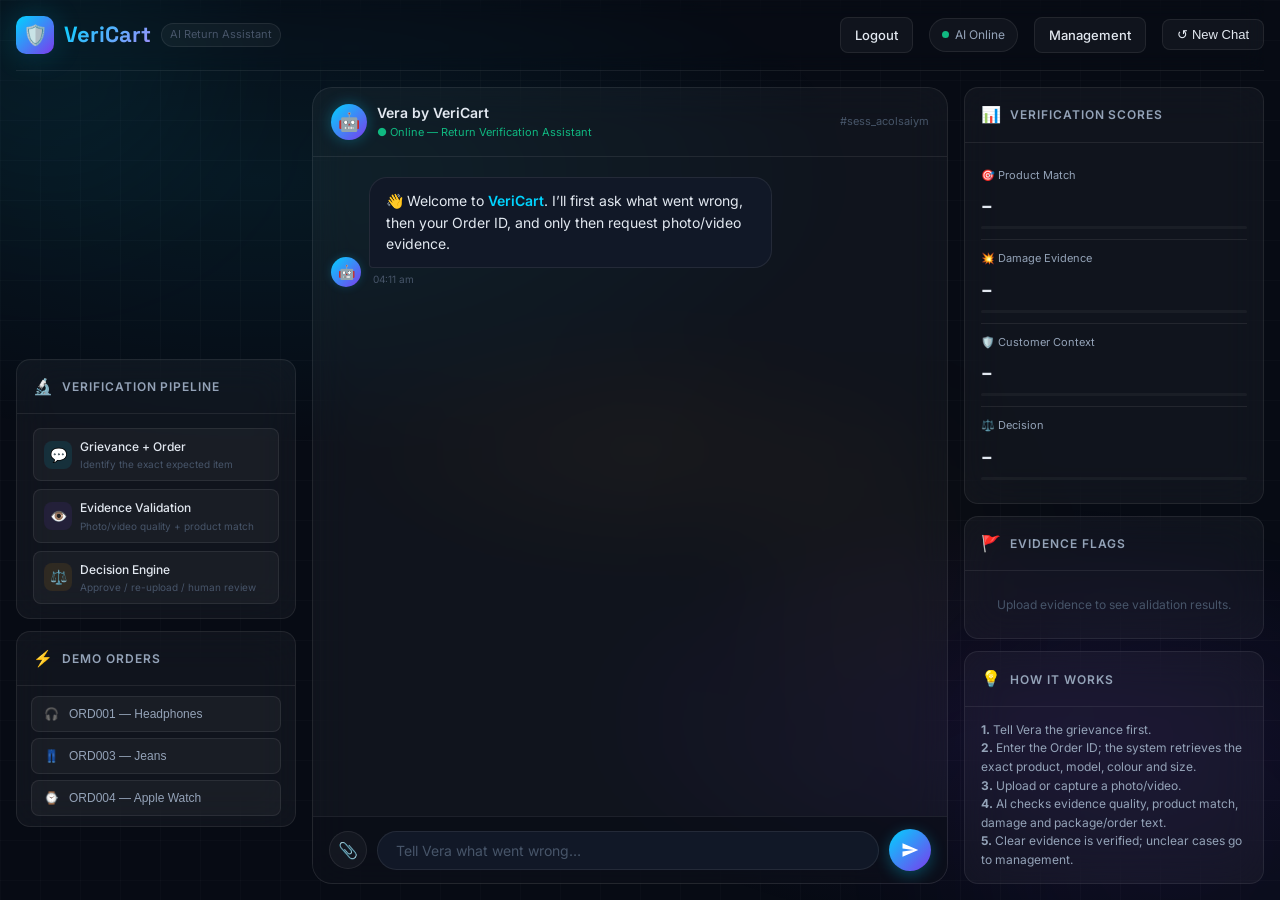
<file: templates/index.html>
<!doctype html>
<html lang="en">
<head>
    <meta charset="utf-8">
    <meta name="viewport" content="width=device-width,initial-scale=1">
    <title>VeriCart — AI Return Verification</title>

    <link rel="stylesheet" href="/static/css/style.css">
</head>

<body>

<div class="bg-canvas" aria-hidden="true">
    <div class="bg-gradient-mesh"></div>
    <div class="bg-grid"></div>
    <div class="orb orb-1"></div>
    <div class="orb orb-2"></div>
    <div class="orb orb-3"></div>
</div>

<div class="app-shell">

<header class="app-header">

    <a class="logo" href="/">
        <div class="logo-shield">🛡️</div>
        <span class="logo-text">VeriCart</span>
        <span class="logo-tagline">AI Return Assistant</span>
    </a>

    <div class="header-right">
        <a class="btn-new-chat"
   href="/logout"
   style="text-decoration:none">
    Logout
</a>

        <div class="status-indicator">
            <div class="status-dot"></div>
            <span>AI Online</span>
        </div>

        <a
            class="btn-new-chat"
            href="/management"
            style="text-decoration:none"
        >
            Management
        </a>

        <button
            class="btn-new-chat"
            id="btnNewChat"
            type="button"
        >
            ↺ New Chat
        </button>

    </div>

</header>


<main class="main-content">

<!-- =========================================================
     LEFT PANEL
========================================================= -->

<aside class="left-panel">

    <div class="glass-card order-card" id="orderCard">

        <div class="card-header">
            <span class="card-header-icon">📦</span>
            <span>Order Details</span>
        </div>

        <div class="card-body" id="orderCardBody">

            <p class="muted-center">
                Enter a grievance and Order ID to begin.
            </p>

        </div>

    </div>


    <div class="glass-card risk-card" id="riskCard">

        <div class="card-header">
            <span class="card-header-icon">🛡️</span>
            <span>Customer Context</span>
        </div>

        <div class="card-body" id="riskCardBody">

            <p class="muted-center">
                Risk context appears after order lookup.
            </p>

        </div>

    </div>


    <div class="glass-card">

        <div class="card-header">
            <span class="card-header-icon">🔬</span>
            <span>Verification Pipeline</span>
        </div>

        <div class="card-body">

            <div class="pipeline-steps-list">

                <div class="pipeline-step-item">

                    <div class="step-icon-sm cnn">
                        💬
                    </div>

                    <div class="step-info">

                        <div class="step-name">
                            Grievance + Order
                        </div>

                        <div class="step-exp">
                            Identify the exact expected item
                        </div>

                    </div>

                </div>


                <div class="pipeline-step-item">

                    <div class="step-icon-sm ae">
                        👁️
                    </div>

                    <div class="step-info">

                        <div class="step-name">
                            Evidence Validation
                        </div>

                        <div class="step-exp">
                            Photo/video quality + product match
                        </div>

                    </div>

                </div>


                <div class="pipeline-step-item">

                    <div class="step-icon-sm fuzzy">
                        ⚖️
                    </div>

                    <div class="step-info">

                        <div class="step-name">
                            Decision Engine
                        </div>

                        <div class="step-exp">
                            Approve / re-upload / human review
                        </div>

                    </div>

                </div>

            </div>

        </div>

    </div>


    <div class="glass-card">

        <div class="card-header">
            <span class="card-header-icon">⚡</span>
            <span>Demo Orders</span>
        </div>

        <div
            class="card-body"
            style="padding:10px 14px"
        >

            <button
                type="button"
                class="quick-action-btn demo"
                data-order="ORD001"
            >
                🎧
                <span>ORD001 — Headphones</span>
            </button>


            <button
                type="button"
                class="quick-action-btn demo"
                data-order="ORD003"
            >
                👖
                <span>ORD003 — Jeans</span>
            </button>


            <button
                type="button"
                class="quick-action-btn demo"
                data-order="ORD004"
            >
                ⌚
                <span>ORD004 — Apple Watch</span>
            </button>

        </div>

    </div>

</aside>


<!-- =========================================================
     CHAT AREA
========================================================= -->

<section class="chat-area">

    <div class="chat-topbar">

        <div class="bot-identity">

            <div class="bot-avatar">
                🤖
            </div>

            <div>

                <div class="bot-name">
                    Vera
                    <span>by VeriCart</span>
                </div>

                <div class="bot-status">
                    ● Online — Return Verification Assistant
                </div>

            </div>

        </div>


        <span
            id="sessionIdDisplay"
            class="session-id"
        ></span>

    </div>


    <!-- CHAT MESSAGES -->

    <div
        class="messages-container"
        id="messagesContainer"
    ></div>


    <!-- TYPING INDICATOR -->

    <div
        class="typing-indicator"
        id="typingIndicator"
    >

        <div class="msg-avatar-sm">
            🤖
        </div>

        <div class="typing-dots">

            <span></span>
            <span></span>
            <span></span>

        </div>

    </div>


    <!-- =====================================================
         SINGLE UPLOAD ZONE
    ====================================================== -->

   <div class="upload-zone-wrapper" id="uploadZoneWrapper">

    <div id="uploadZone" class="upload-zone">

        <div class="upload-icon">📸</div>

        <div class="upload-title">
            Add your evidence
        </div>

        <div class="upload-subtitle">
            Upload existing evidence or capture a new photo/video.
        </div>


        <div class="upload-actions">

            <button
                type="button"
                class="btn-primary"
                id="btnBrowse"
            >
                📁 Upload Photo/Video
            </button>


            <button
                type="button"
                class="btn-secondary"
                id="btnTakePhoto"
            >
                📷 Take Photo
            </button>


            <button
                type="button"
                class="btn-secondary"
                id="btnTakeVideo"
            >
                🎥 Take Video
            </button>

        </div>


        <!-- NORMAL FILE PICKER ONLY -->
        <input
            type="file"
            id="evidenceFileInput"
            accept="image/*,video/*"
            hidden
        />


        <div class="upload-hint">
            Maximum file size: 50 MB
        </div>

    </div>

</div>

    <!-- =====================================================
         CHAT INPUT
    ====================================================== -->

    <div class="input-bar">

        <button
            type="button"
            class="btn-upload-attach"
            id="btnAttach"
            title="Upload evidence"
        >
            📎
        </button>


        <input
            class="input-field"
            id="messageInput"
            placeholder="Tell Vera what went wrong…"
            maxlength="500"
        >


        <button
            type="button"
            class="btn-send"
            id="btnSend"
        >

            <svg viewBox="0 0 24 24">
                <path d="M2 21L23 12 2 3v7l15 2-15 2z"/>
            </svg>

        </button>

    </div>

</section>


<!-- =========================================================
     RIGHT PANEL
========================================================= -->

<aside class="right-panel">


    <div class="glass-card">

        <div class="card-header">

            <span class="card-header-icon">
                📊
            </span>

            <span>
                Verification Scores
            </span>

        </div>


        <div class="card-body scores-panel">


            <div class="score-panel-item">

                <div class="score-panel-label">
                    🎯 Product Match
                </div>

                <div
                    class="score-panel-value"
                    id="scoreCnnVal"
                >
                    –
                </div>

                <div class="score-panel-bar-track">

                    <div
                        class="score-panel-bar-fill"
                        id="scoreCnnBar"
                    ></div>

                </div>

            </div>


            <div class="score-panel-item">

                <div class="score-panel-label">
                    💥 Damage Evidence
                </div>

                <div
                    class="score-panel-value"
                    id="scoreAeVal"
                >
                    –
                </div>

                <div class="score-panel-bar-track">

                    <div
                        class="score-panel-bar-fill"
                        id="scoreAeBar"
                    ></div>

                </div>

            </div>


            <div class="score-panel-item">

                <div class="score-panel-label">
                    🛡️ Customer Context
                </div>

                <div
                    class="score-panel-value"
                    id="scoreRiskVal"
                >
                    –
                </div>

                <div class="score-panel-bar-track">

                    <div
                        class="score-panel-bar-fill"
                        id="scoreRiskBar"
                    ></div>

                </div>

            </div>


            <div class="score-panel-item">

                <div class="score-panel-label">
                    ⚖️ Decision
                </div>

                <div
                    class="score-panel-value"
                    id="scoreFuzzyVal"
                >
                    –
                </div>

                <div class="score-panel-bar-track">

                    <div
                        class="score-panel-bar-fill"
                        id="scoreFuzzyBar"
                    ></div>

                </div>

            </div>

        </div>

    </div>


    <div class="glass-card">

        <div class="card-header">

            <span class="card-header-icon">
                🚩
            </span>

            <span>
                Evidence Flags
            </span>

        </div>


        <div
            class="card-body"
            id="flagsBody"
        >

            <p class="muted-center">
                Upload evidence to see validation results.
            </p>

        </div>

    </div>


    <div class="glass-card">

        <div class="card-header">

            <span class="card-header-icon">
                💡
            </span>

            <span>
                How it works
            </span>

        </div>


        <div class="card-body small-copy">

            <p>
                <b>1.</b>
                Tell Vera the grievance first.
            </p>

            <p>
                <b>2.</b>
                Enter the Order ID; the system retrieves the exact product, model, colour and size.
            </p>

            <p>
                <b>3.</b>
                Upload or capture a photo/video.
            </p>

            <p>
                <b>4.</b>
                AI checks evidence quality, product match, damage and package/order text.
            </p>

            <p>
                <b>5.</b>
                Clear evidence is verified; unclear cases go to management.
            </p>

        </div>

    </div>

</aside>

</main>

</div>


<!-- =========================================================
     CAMERA MODAL
========================================================= -->

<div
    class="camera-modal"
    id="cameraModal"
>

    <div class="camera-modal-card">

        <div class="camera-modal-header">

            <div>

                <div class="camera-modal-title">
                    <span id="cameraTitle">
                        Camera
                    </span>
                </div>

                <div class="camera-modal-subtitle">
                    Position the product clearly inside the frame.
                </div>

            </div>


            <button
                type="button"
                class="camera-close"
                id="cameraClose"
            >
                ✕
            </button>

        </div>


        <div class="camera-preview-container">

            <video
                id="cameraPreview"
                autoplay
                playsinline
                muted
            ></video>


            <div
                class="camera-recording-indicator"
                id="cameraRecordingIndicator"
            >
                🔴 Recording
            </div>

        </div>


        <div class="camera-controls">

            <button
                type="button"
                class="btn-primary camera-capture-btn"
                id="cameraCapturePhoto"
            >
                📸 Capture Photo
            </button>


            <button
                type="button"
                class="btn-primary camera-capture-btn"
                id="cameraStartVideo"
            >
                🎥 Start Recording
            </button>


            <button
                type="button"
                class="btn-secondary camera-capture-btn"
                id="cameraStopVideo"
                style="display:none"
            >
                ⏹ Stop Recording
            </button>


            <button
                type="button"
                class="btn-secondary camera-capture-btn"
                id="cameraCancel"
            >
                Cancel
            </button>

        </div>

    </div>

</div>


<!-- =========================================================
     ANALYSIS OVERLAY
========================================================= -->

<div
    class="analysis-overlay"
    id="analysisOverlay"
>

    <div class="overlay-header">

        <div class="overlay-title">
            🔬 Verifying Evidence
        </div>

        <div class="overlay-subtitle">
            Checking product identity, evidence quality and the claimed grievance.
        </div>

    </div>


    <div class="pipeline-steps">


        <div
            class="pipeline-step-card step-cnn"
            id="stepCnn"
        >

            <span class="step-card-icon">
                📷
            </span>

            <div class="step-card-title">
                Evidence Quality
            </div>

            <div
                class="step-card-status"
                id="stepCnnStatus"
            >
                Waiting…
            </div>

        </div>


        <div class="pipeline-connector">

            <div class="connector-line">

                <div
                    class="connector-fill"
                    id="connector1"
                ></div>

            </div>

        </div>


        <div
            class="pipeline-step-card step-ae"
            id="stepAe"
        >

            <span class="step-card-icon">
                🔎
            </span>

            <div class="step-card-title">
                Product / Issue Match
            </div>

            <div
                class="step-card-status"
                id="stepAeStatus"
            >
                Waiting…
            </div>

        </div>


        <div class="pipeline-connector">

            <div class="connector-line">

                <div
                    class="connector-fill"
                    id="connector2"
                ></div>

            </div>

        </div>


        <div
            class="pipeline-step-card step-fuzzy"
            id="stepFuzzy"
        >

            <span class="step-card-icon">
                ⚖️
            </span>

            <div class="step-card-title">
                Decision
            </div>

            <div
                class="step-card-status"
                id="stepFuzzyStatus"
            >
                Waiting…
            </div>

        </div>

    </div>

</div>


<!-- =========================================================
     RESULT
========================================================= -->

<div
    class="result-card-wrapper"
    id="resultCardWrapper"
>

    <div
        class="result-card"
        id="resultCard"
    ></div>
</div>


<div
    class="toast-container"
    id="toastContainer"
></div>


<script src="/static/js/main.js"></script>

</body>
</html>
</file>
<file: static/css/style.css>
/* ============================================================
      VeriCart — Smart E-Commerce Return & Quality Verification
      Premium CSS Design System
      ============================================================ */

    @import url('https://fonts.googleapis.com/css2?family=Inter:wght@300;400;500;600;700;800;900&family=Space+Grotesk:wght@400;500;600;700&display=swap');

    /* ─── Design Tokens ─── */
    :root {
      --bg-primary:     #070b14;
      --bg-secondary:   #0d1117;
      --bg-tertiary:    #111827;
      --surface:        rgba(255, 255, 255, 0.04);
      --surface-hover:  rgba(255, 255, 255, 0.07);
      --border:         rgba(255, 255, 255, 0.08);
      --border-bright:  rgba(0, 212, 255, 0.3);

      --cyan:       #00d4ff;
      --cyan-dim:   rgba(0, 212, 255, 0.15);
      --cyan-glow:  rgba(0, 212, 255, 0.4);
      --purple:     #7c3aed;
      --purple-dim: rgba(124, 58, 237, 0.15);
      --amber:      #f59e0b;
      --amber-dim:  rgba(245, 158, 11, 0.15);
      --emerald:    #10b981;
      --emerald-dim:rgba(16, 185, 129, 0.15);
      --red:        #ef4444;
      --red-dim:    rgba(239, 68, 68, 0.15);

      --text-primary:   #e2e8f0;
      --text-secondary: #94a3b8;
      --text-muted:     #475569;

      --radius-sm: 8px;
      --radius:    14px;
      --radius-lg: 20px;
      --radius-xl: 28px;

      --shadow-glow-cyan:   0 0 30px rgba(0, 212, 255, 0.2);
      --shadow-glow-purple: 0 0 30px rgba(124, 58, 237, 0.2);
      --shadow-card:        0 8px 32px rgba(0, 0, 0, 0.4);

      --transition: all 0.3s cubic-bezier(0.4, 0, 0.2, 1);
      --transition-slow: all 0.6s cubic-bezier(0.4, 0, 0.2, 1);
    }

    /* ─── Reset & Base ─── */
    *, *::before, *::after { box-sizing: border-box; margin: 0; padding: 0; }

    html { font-size: 16px; scroll-behavior: smooth; }

    body {
      font-family: 'Inter', sans-serif;
      background: var(--bg-primary);
      color: var(--text-primary);
      min-height: 100vh;
      overflow-x: hidden;
      line-height: 1.6;
    }

    /* ─── Animated Background ─── */
    .bg-canvas {
      position: fixed;
      inset: 0;
      z-index: 0;
      pointer-events: none;
      overflow: hidden;
    }

    .bg-gradient-mesh {
      position: absolute;
      inset: 0;
      background:
        radial-gradient(ellipse 80% 50% at 20% 20%, rgba(0, 212, 255, 0.07) 0%, transparent 60%),
        radial-gradient(ellipse 60% 40% at 80% 80%, rgba(124, 58, 237, 0.09) 0%, transparent 60%),
        radial-gradient(ellipse 50% 30% at 50% 50%, rgba(245, 158, 11, 0.04) 0%, transparent 50%);
      animation: meshShift 12s ease-in-out infinite alternate;
    }

    @keyframes meshShift {
      0%   { transform: scale(1) rotate(0deg); }
      100% { transform: scale(1.1) rotate(2deg); }
    }

    .bg-grid {
      position: absolute;
      inset: 0;
      background-image:
        linear-gradient(rgba(255,255,255,0.02) 1px, transparent 1px),
        linear-gradient(90deg, rgba(255,255,255,0.02) 1px, transparent 1px);
      background-size: 40px 40px;
      animation: gridDrift 20s linear infinite;
    }

    @keyframes gridDrift {
      0%   { transform: translateY(0); }
      100% { transform: translateY(40px); }
    }

    /* ─── Floating Orbs ─── */
    .orb {
      position: absolute;
      border-radius: 50%;
      filter: blur(80px);
      pointer-events: none;
      animation: orbFloat 8s ease-in-out infinite;
    }
    .orb-1 { width: 300px; height: 300px; background: rgba(0,212,255,0.06); top: -100px; left: -100px; animation-delay: 0s; }
    .orb-2 { width: 400px; height: 400px; background: rgba(124,58,237,0.05); bottom: -150px; right: -100px; animation-delay: 4s; }
    .orb-3 { width: 200px; height: 200px; background: rgba(245,158,11,0.04); top: 50%; left: 60%; animation-delay: 2s; }

    @keyframes orbFloat {
      0%, 100% { transform: translate(0, 0) scale(1); }
      50%       { transform: translate(20px, -30px) scale(1.05); }
    }

    /* ─── App Shell ─── */
    .app-shell {
      position: relative;
      z-index: 1;
      display: flex;
      flex-direction: column;
      height: 100vh;
      max-width: 1400px;
      margin: 0 auto;
      padding: 0 16px;
    }

    /* ─── Header ─── */
    .app-header {
      display: flex;
      align-items: center;
      justify-content: space-between;
      padding: 16px 0;
      border-bottom: 1px solid var(--border);
      flex-shrink: 0;
      backdrop-filter: blur(10px);
    }

    .logo {
      display: flex;
      align-items: center;
      gap: 10px;
      text-decoration: none;
    }

    .logo-shield {
      width: 38px;
      height: 38px;
      background: linear-gradient(135deg, var(--cyan), var(--purple));
      border-radius: 10px;
      display: flex;
      align-items: center;
      justify-content: center;
      font-size: 20px;
      box-shadow: var(--shadow-glow-cyan);
      flex-shrink: 0;
      animation: shieldPulse 3s ease-in-out infinite;
    }

    @keyframes shieldPulse {
      0%, 100% { box-shadow: 0 0 20px rgba(0,212,255,0.3); }
      50%       { box-shadow: 0 0 40px rgba(0,212,255,0.5), 0 0 60px rgba(124,58,237,0.2); }
    }

    .logo-text {
      font-family: 'Space Grotesk', sans-serif;
      font-size: 22px;
      font-weight: 700;
      background: linear-gradient(135deg, var(--cyan), #a78bfa);
      -webkit-background-clip: text;
      -webkit-text-fill-color: transparent;
      background-clip: text;
    }

    .logo-tagline {
      font-size: 11px;
      color: var(--text-muted);
      font-weight: 400;
      padding: 2px 8px;
      border: 1px solid var(--border);
      border-radius: 20px;
      background: var(--surface);
    }

    .header-right {
      display: flex;
      align-items: center;
      gap: 16px;
    }

    .status-indicator {
      display: flex;
      align-items: center;
      gap: 6px;
      font-size: 12px;
      color: var(--text-secondary);
      padding: 6px 12px;
      background: var(--surface);
      border: 1px solid var(--border);
      border-radius: 20px;
    }

    .status-dot {
      width: 7px;
      height: 7px;
      background: var(--emerald);
      border-radius: 50%;
      animation: statusPulse 2s ease-in-out infinite;
    }

    @keyframes statusPulse {
      0%, 100% { opacity: 1; box-shadow: 0 0 0 0 rgba(16,185,129,0.4); }
      50%       { opacity: 0.8; box-shadow: 0 0 0 4px rgba(16,185,129,0); }
    }

    .btn-new-chat {
      display: flex;
      align-items: center;
      gap: 6px;
      padding: 7px 14px;
      font-size: 13px;
      font-weight: 500;
      color: var(--text-primary);
      background: var(--surface);
      border: 1px solid var(--border);
      border-radius: var(--radius-sm);
      cursor: pointer;
      transition: var(--transition);
    }
    .btn-new-chat:hover {
      background: var(--surface-hover);
      border-color: var(--border-bright);
      color: var(--cyan);
    }

    /* ─── Main Content Area ─── */
    .main-content {
      display: grid;
      grid-template-columns: 280px 1fr 300px;
      gap: 16px;
      flex: 1;
      overflow: hidden;
      padding: 16px 0;
      min-height: 0;
    }

    /* ─── Left Panel: Order Info ─── */
    .left-panel {
      display: flex;
      flex-direction: column;
      gap: 12px;
      overflow-y: auto;
      scrollbar-width: none;
    }
    .left-panel::-webkit-scrollbar { display: none; }

    /* ─── Glass Card Base ─── */
    .glass-card {
      background: var(--surface);
      border: 1px solid var(--border);
      border-radius: var(--radius);
      backdrop-filter: blur(20px);
      overflow: hidden;
      transition: var(--transition);
    }
    .glass-card:hover {
      border-color: var(--border-bright);
      box-shadow: var(--shadow-glow-cyan);
    }

    .card-header {
      display: flex;
      align-items: center;
      gap: 8px;
      padding: 14px 16px;
      border-bottom: 1px solid var(--border);
      font-size: 12px;
      font-weight: 600;
      text-transform: uppercase;
      letter-spacing: 0.08em;
      color: var(--text-secondary);
    }

    .card-header-icon {
      font-size: 16px;
    }

    .card-body {
      padding: 14px 16px;
    }

    /* ─── Order Details Card ─── */
    .order-card {
      opacity: 0;
      transform: translateX(-20px);
      transition: var(--transition-slow);
      pointer-events: none;
    }
    .order-card.visible {
      opacity: 1;
      transform: translateX(0);
      pointer-events: auto;
    }

    .order-product-name {
      font-size: 14px;
      font-weight: 600;
      color: var(--text-primary);
      margin-bottom: 8px;
      line-height: 1.4;
    }

    .order-meta-row {
      display: flex;
      align-items: center;
      justify-content: space-between;
      padding: 6px 0;
      border-bottom: 1px solid var(--border);
      font-size: 12px;
    }
    .order-meta-row:last-child { border-bottom: none; }
    .order-meta-label { color: var(--text-muted); }
    .order-meta-value { color: var(--text-secondary); font-weight: 500; }
    .order-meta-value.price { color: var(--amber); font-weight: 600; }

    .status-badge {
      display: inline-flex;
      align-items: center;
      gap: 4px;
      padding: 2px 8px;
      border-radius: 20px;
      font-size: 11px;
      font-weight: 600;
    }
    .status-delivered { background: var(--emerald-dim); color: var(--emerald); border: 1px solid rgba(16,185,129,0.2); }

    /* ─── Risk Score Card ─── */
    .risk-card {
      opacity: 0;
      transform: translateX(-20px);
      transition: var(--transition-slow);
      transition-delay: 0.1s;
      pointer-events: none;
    }
    .risk-card.visible {
      opacity: 1;
      transform: translateX(0);
      pointer-events: auto;
    }

    .risk-score-display {
      display: flex;
      align-items: center;
      gap: 12px;
      margin-bottom: 12px;
    }

    .risk-gauge {
      width: 56px;
      height: 56px;
      border-radius: 50%;
      display: flex;
      align-items: center;
      justify-content: center;
      font-size: 16px;
      font-weight: 700;
      border: 3px solid;
      flex-shrink: 0;
    }
    .risk-gauge.low    { border-color: var(--emerald); color: var(--emerald); background: var(--emerald-dim); }
    .risk-gauge.medium { border-color: var(--amber);   color: var(--amber);   background: var(--amber-dim); }
    .risk-gauge.high   { border-color: var(--red);     color: var(--red);     background: var(--red-dim); }

    .risk-info .risk-level { font-size: 14px; font-weight: 600; }
    .risk-info .risk-level.low    { color: var(--emerald); }
    .risk-info .risk-level.medium { color: var(--amber); }
    .risk-info .risk-level.high   { color: var(--red); }
    .risk-info .risk-label { font-size: 11px; color: var(--text-muted); }

    .risk-bars { display: flex; flex-direction: column; gap: 6px; }
    .risk-bar-row { display: flex; align-items: center; gap: 8px; font-size: 11px; color: var(--text-muted); }
    .risk-bar-row span:first-child { width: 70px; flex-shrink: 0; }
    .risk-bar-track {
      flex: 1;
      height: 4px;
      background: var(--surface);
      border-radius: 2px;
      overflow: hidden;
    }
    .risk-bar-fill {
      height: 100%;
      border-radius: 2px;
      transition: width 1s cubic-bezier(0.4, 0, 0.2, 1);
    }

    /* ─── AI Pipeline Card (left panel) ─── */
    .pipeline-info-card {
      font-size: 11px;
      color: var(--text-secondary);
    }

    .pipeline-steps-list {
      display: flex;
      flex-direction: column;
      gap: 8px;
    }

    .pipeline-step-item {
      display: flex;
      align-items: center;
      gap: 8px;
      padding: 8px 10px;
      border-radius: var(--radius-sm);
      background: var(--surface);
      border: 1px solid var(--border);
    }

    .step-icon-sm {
      width: 28px;
      height: 28px;
      border-radius: 8px;
      display: flex;
      align-items: center;
      justify-content: center;
      font-size: 14px;
      flex-shrink: 0;
    }

    .step-icon-sm.cnn     { background: rgba(0,212,255,0.1); }
    .step-icon-sm.ae      { background: rgba(124,58,237,0.1); }
    .step-icon-sm.fuzzy   { background: rgba(245,158,11,0.1); }

    .step-info .step-name { font-size: 12px; font-weight: 500; color: var(--text-primary); }
    .step-info .step-exp  { font-size: 10px; color: var(--text-muted); }

    /* ─── Center: Chat Area ─── */
    .chat-area {
      display: flex;
      flex-direction: column;
      background: var(--surface);
      border: 1px solid var(--border);
      border-radius: var(--radius-lg);
      overflow: hidden;
      backdrop-filter: blur(20px);
      min-height: 0;
    }

    .chat-topbar {
      display: flex;
      align-items: center;
      justify-content: space-between;
      padding: 14px 18px;
      border-bottom: 1px solid var(--border);
      flex-shrink: 0;
    }

    .bot-identity {
      display: flex;
      align-items: center;
      gap: 10px;
    }

    .bot-avatar {
      width: 36px;
      height: 36px;
      background: linear-gradient(135deg, var(--cyan), var(--purple));
      border-radius: 50%;
      display: flex;
      align-items: center;
      justify-content: center;
      font-size: 18px;
      box-shadow: 0 0 15px rgba(0,212,255,0.3);
    }

    .bot-name { font-size: 14px; font-weight: 600; }
    .bot-status { font-size: 11px; color: var(--emerald); }

    /* ─── Messages ─── */
    .messages-container {
      flex: 1;
      overflow-y: auto;
      padding: 20px 18px;
      display: flex;
      flex-direction: column;
      gap: 16px;
      scrollbar-width: thin;
      scrollbar-color: var(--border) transparent;
      min-height: 0;
    }
    .messages-container::-webkit-scrollbar { width: 4px; }
    .messages-container::-webkit-scrollbar-thumb { background: var(--border); border-radius: 2px; }

    /* Message Wrappers */
    .msg-wrapper {
      display: flex;
      align-items: flex-end;
      gap: 8px;
      animation: msgAppear 0.4s cubic-bezier(0.34, 1.56, 0.64, 1);
    }
    .msg-wrapper.bot-msg  { justify-content: flex-start; }
    .msg-wrapper.user-msg { justify-content: flex-end; }

    @keyframes msgAppear {
      from { opacity: 0; transform: translateY(16px) scale(0.95); }
      to   { opacity: 1; transform: translateY(0) scale(1); }
    }

    .msg-avatar-sm {
      width: 30px;
      height: 30px;
      border-radius: 50%;
      background: linear-gradient(135deg, var(--cyan), var(--purple));
      display: flex;
      align-items: center;
      justify-content: center;
      font-size: 14px;
      flex-shrink: 0;
      box-shadow: 0 0 10px rgba(0,212,255,0.2);
    }

    .msg-bubble {
      max-width: 72%;
      padding: 12px 16px;
      border-radius: 18px;
      font-size: 14px;
      line-height: 1.55;
      position: relative;
    }

    .bot-bubble {
      background: var(--bg-tertiary);
      border: 1px solid var(--border);
      border-bottom-left-radius: 4px;
      color: var(--text-primary);
    }

    .user-bubble {
      background: linear-gradient(135deg, rgba(0,212,255,0.2), rgba(124,58,237,0.2));
      border: 1px solid rgba(0,212,255,0.2);
      border-bottom-right-radius: 4px;
      color: var(--text-primary);
    }

    .msg-bubble strong {
      color: var(--cyan);
      font-weight: 600;
    }

    .msg-bubble em {
      color: var(--text-secondary);
      font-style: italic;
    }

    .msg-bubble p { margin-bottom: 4px; }
    .msg-bubble p:last-child { margin-bottom: 0; }

    .msg-time {
      font-size: 10px;
      color: var(--text-muted);
      margin-top: 3px;
      padding: 0 4px;
    }

    /* ─── Typing Indicator ─── */
    .typing-indicator {
      display: none;
      align-items: flex-end;
      gap: 8px;
    }
    .typing-indicator.visible { display: flex; }

    .typing-dots {
      background: var(--bg-tertiary);
      border: 1px solid var(--border);
      border-radius: 18px;
      border-bottom-left-radius: 4px;
      padding: 12px 16px;
      display: flex;
      gap: 4px;
      align-items: center;
    }

    .typing-dots span {
      width: 6px;
      height: 6px;
      background: var(--text-muted);
      border-radius: 50%;
      animation: typingBounce 1.2s ease-in-out infinite;
    }
    .typing-dots span:nth-child(2) { animation-delay: 0.2s; }
    .typing-dots span:nth-child(3) { animation-delay: 0.4s; }

    @keyframes typingBounce {
      0%, 60%, 100% { transform: translateY(0); }
      30%           { transform: translateY(-6px); background: var(--cyan); }
    }

    /* ─── Upload Zone ─── */
    .upload-zone-wrapper {
      padding: 0 18px 12px;
      display: none;
    }
    .upload-zone-wrapper.visible { display: block; }

    .upload-zone {
      border: 2px dashed var(--border-bright);
      border-radius: var(--radius);
      padding: 24px;
      text-align: center;
      cursor: pointer;
      transition: var(--transition);
      background: rgba(0, 212, 255, 0.02);
      position: relative;
      overflow: hidden;
    }

    .upload-zone::before {
      content: '';
      position: absolute;
      inset: 0;
      background: linear-gradient(135deg, rgba(0,212,255,0.05), rgba(124,58,237,0.05));
      opacity: 0;
      transition: var(--transition);
    }

    .upload-zone:hover, .upload-zone.drag-over {
      border-color: var(--cyan);
      background: rgba(0, 212, 255, 0.06);
      box-shadow: 0 0 30px rgba(0,212,255,0.1);
    }

    .upload-zone:hover::before, .upload-zone.drag-over::before { opacity: 1; }

    .upload-icon-large {
      font-size: 36px;
      margin-bottom: 10px;
      display: block;
      animation: uploadPulse 2s ease-in-out infinite;
    }

    @keyframes uploadPulse {
      0%, 100% { transform: scale(1); }
      50%       { transform: scale(1.1); }
    }

    .upload-title {
      font-size: 14px;
      font-weight: 600;
      color: var(--text-primary);
      margin-bottom: 4px;
    }

    .upload-sub {
      font-size: 12px;
      color: var(--text-muted);
      margin-bottom: 12px;
    }

    .btn-browse {
      display: inline-flex;
      align-items: center;
      gap: 6px;
      padding: 8px 20px;
      background: linear-gradient(135deg, var(--cyan), var(--purple));
      border: none;
      border-radius: var(--radius-sm);
      color: white;
      font-size: 13px;
      font-weight: 600;
      cursor: pointer;
      transition: var(--transition);
      box-shadow: 0 4px 15px rgba(0,212,255,0.3);
    }
    .btn-browse:hover {
      transform: translateY(-2px);
      box-shadow: 0 8px 25px rgba(0,212,255,0.4);
    }

    /* Image Preview in Chat */
    .image-preview-bubble {
      max-width: 200px;
      border-radius: 12px;
      overflow: hidden;
      border: 2px solid var(--border-bright);
      box-shadow: var(--shadow-glow-cyan);
    }
    .image-preview-bubble img {
      width: 100%;
      height: 150px;
      object-fit: cover;
      display: block;
    }

    /* ─── Input Bar ─── */
    .input-bar {
      display: flex;
      align-items: center;
      gap: 10px;
      padding: 12px 16px;
      border-top: 1px solid var(--border);
      flex-shrink: 0;
      background: rgba(7, 11, 20, 0.6);
    }

    .input-field {
      flex: 1;
      background: var(--bg-tertiary);
      border: 1px solid var(--border);
      border-radius: 24px;
      padding: 10px 18px;
      font-size: 14px;
      color: var(--text-primary);
      font-family: 'Inter', sans-serif;
      outline: none;
      transition: var(--transition);
    }

    .input-field::placeholder { color: var(--text-muted); }
    .input-field:focus {
      border-color: var(--border-bright);
      box-shadow: 0 0 0 3px rgba(0, 212, 255, 0.1);
    }

    .btn-send {
      width: 42px;
      height: 42px;
      background: linear-gradient(135deg, var(--cyan), var(--purple));
      border: none;
      border-radius: 50%;
      display: flex;
      align-items: center;
      justify-content: center;
      cursor: pointer;
      transition: var(--transition);
      box-shadow: 0 4px 15px rgba(0,212,255,0.3);
      flex-shrink: 0;
    }

    .btn-send:hover {
      transform: scale(1.1) rotate(5deg);
      box-shadow: 0 6px 20px rgba(0,212,255,0.5);
    }

    .btn-send svg {
      width: 18px;
      height: 18px;
      fill: white;
    }

    .btn-upload-attach {
      width: 38px;
      height: 38px;
      background: var(--surface);
      border: 1px solid var(--border);
      border-radius: 50%;
      display: flex;
      align-items: center;
      justify-content: center;
      cursor: pointer;
      transition: var(--transition);
      font-size: 16px;
      flex-shrink: 0;
    }
    .btn-upload-attach:hover {
      border-color: var(--border-bright);
      background: var(--surface-hover);
      color: var(--cyan);
    }

    /* ─── Right Panel: Analysis ─── */
    .right-panel {
      display: flex;
      flex-direction: column;
      gap: 12px;
      overflow-y: auto;
      scrollbar-width: none;
    }
    .right-panel::-webkit-scrollbar { display: none; }

    /* ─── Analysis Overlay ─── */
    .analysis-overlay {
      display: none;
      position: fixed;
      inset: 0;
      z-index: 1000;
      background: rgba(7, 11, 20, 0.92);
      backdrop-filter: blur(20px);
      align-items: center;
      justify-content: center;
      flex-direction: column;
      gap: 40px;
    }
    .analysis-overlay.active { display: flex; }

    .overlay-header {
      text-align: center;
    }

    .overlay-title {
      font-family: 'Space Grotesk', sans-serif;
      font-size: 28px;
      font-weight: 700;
      background: linear-gradient(135deg, var(--cyan), #a78bfa);
      -webkit-background-clip: text;
      -webkit-text-fill-color: transparent;
      background-clip: text;
      margin-bottom: 8px;
    }

    .overlay-subtitle {
      font-size: 14px;
      color: var(--text-secondary);
    }

    /* ─── Pipeline Steps ─── */
    .pipeline-steps {
      display: flex;
      align-items: center;
      gap: 0;
    }

    .pipeline-step-card {
      width: 200px;
      padding: 24px 20px;
      background: var(--surface);
      border: 1px solid var(--border);
      border-radius: var(--radius-lg);
      text-align: center;
      transition: var(--transition-slow);
      position: relative;
      overflow: hidden;
    }

    .pipeline-step-card::before {
      content: '';
      position: absolute;
      inset: 0;
      border-radius: inherit;
      opacity: 0;
      transition: opacity 0.5s;
    }

    .pipeline-step-card.step-cnn::before     { background: linear-gradient(135deg, rgba(0,212,255,0.1), transparent); }
    .pipeline-step-card.step-ae::before      { background: linear-gradient(135deg, rgba(124,58,237,0.1), transparent); }
    .pipeline-step-card.step-fuzzy::before   { background: linear-gradient(135deg, rgba(245,158,11,0.1), transparent); }

    .pipeline-step-card.active {
      border-color: var(--cyan);
      box-shadow: 0 0 30px rgba(0,212,255,0.2);
    }
    .pipeline-step-card.active::before { opacity: 1; }

    .pipeline-step-card.step-ae.active {
      border-color: var(--purple);
      box-shadow: 0 0 30px rgba(124,58,237,0.2);
    }

    .pipeline-step-card.step-fuzzy.active {
      border-color: var(--amber);
      box-shadow: 0 0 30px rgba(245,158,11,0.2);
    }

    .pipeline-step-card.done {
      border-color: var(--emerald);
      box-shadow: 0 0 20px rgba(16,185,129,0.15);
    }

    .step-card-icon {
      font-size: 32px;
      margin-bottom: 12px;
      display: block;
    }

    .step-card-title {
      font-size: 14px;
      font-weight: 600;
      margin-bottom: 4px;
      color: var(--text-primary);
    }

    .step-card-desc {
      font-size: 11px;
      color: var(--text-muted);
      margin-bottom: 14px;
    }

    .step-card-status {
      font-size: 12px;
      font-weight: 500;
      padding: 4px 12px;
      border-radius: 20px;
      background: var(--surface);
      color: var(--text-muted);
      border: 1px solid var(--border);
      transition: var(--transition);
      display: inline-block;
    }

    .pipeline-step-card.active .step-card-status {
      background: var(--cyan-dim);
      color: var(--cyan);
      border-color: rgba(0,212,255,0.3);
      animation: processingPulse 1s ease-in-out infinite;
    }

    .pipeline-step-card.step-ae.active .step-card-status {
      background: var(--purple-dim);
      color: #a78bfa;
      border-color: rgba(124,58,237,0.3);
    }

    .pipeline-step-card.step-fuzzy.active .step-card-status {
      background: var(--amber-dim);
      color: var(--amber);
      border-color: rgba(245,158,11,0.3);
    }

    .pipeline-step-card.done .step-card-status {
      background: var(--emerald-dim);
      color: var(--emerald);
      border-color: rgba(16,185,129,0.3);
      animation: none;
    }

    @keyframes processingPulse {
      0%, 100% { opacity: 1; }
      50%       { opacity: 0.6; }
    }

    .pipeline-connector {
      display: flex;
      align-items: center;
      padding: 0 10px;
      position: relative;
    }

    .connector-line {
      width: 60px;
      height: 2px;
      background: var(--border);
      position: relative;
      overflow: hidden;
      border-radius: 1px;
    }

    .connector-fill {
      position: absolute;
      top: 0;
      left: -100%;
      height: 100%;
      width: 100%;
      background: linear-gradient(90deg, var(--cyan), var(--purple));
      transition: left 0.5s ease;
      border-radius: 1px;
    }

    .connector-fill.active { left: 0; }

    /* ─── Spinner ─── */
    .spinner-ring {
      display: inline-block;
      width: 20px;
      height: 20px;
      border: 2px solid var(--border);
      border-top-color: var(--cyan);
      border-radius: 50%;
      animation: spin 0.8s linear infinite;
      vertical-align: middle;
      margin-right: 6px;
    }
    @keyframes spin { to { transform: rotate(360deg); } }

    /* ─── Result Card ─── */
    .result-card-wrapper {
      position: fixed;
      inset: 0;
      z-index: 1100;
      display: none;
      align-items: center;
      justify-content: center;
      background: rgba(7, 11, 20, 0.85);
      backdrop-filter: blur(20px);
    }
    .result-card-wrapper.active { display: flex; }

    .result-card {
      width: 100%;
      max-width: 560px;
      background: var(--bg-secondary);
      border: 1px solid var(--border);
      border-radius: var(--radius-xl);
      overflow: hidden;
      animation: resultCardIn 0.6s cubic-bezier(0.34, 1.56, 0.64, 1);
      box-shadow: var(--shadow-card);
      max-height: 90vh;
      overflow-y: auto;
    }

    @keyframes resultCardIn {
      from { opacity: 0; transform: scale(0.8) translateY(40px); }
      to   { opacity: 1; transform: scale(1) translateY(0); }
    }

    .result-header {
      padding: 28px 28px 24px;
      text-align: center;
      position: relative;
    }

    .result-header.instant-refund {
      background: linear-gradient(135deg, rgba(16,185,129,0.15) 0%, rgba(16,185,129,0.05) 100%);
      border-bottom: 1px solid rgba(16,185,129,0.2);
    }
    .result-header.manual-audit {
      background: linear-gradient(135deg, rgba(245,158,11,0.15) 0%, rgba(245,158,11,0.05) 100%);
      border-bottom: 1px solid rgba(245,158,11,0.2);
    }
    .result-header.rejected {
      background: linear-gradient(135deg, rgba(239,68,68,0.15) 0%, rgba(239,68,68,0.05) 100%);
      border-bottom: 1px solid rgba(239,68,68,0.2);
    }

    .result-icon-large {
      font-size: 52px;
      margin-bottom: 12px;
      display: block;
      animation: iconBounce 0.6s cubic-bezier(0.34, 1.56, 0.64, 1) 0.3s both;
    }

    @keyframes iconBounce {
      from { transform: scale(0) rotate(-180deg); }
      to   { transform: scale(1) rotate(0deg); }
    }

    .result-verdict {
      font-family: 'Space Grotesk', sans-serif;
      font-size: 26px;
      font-weight: 700;
      margin-bottom: 6px;
    }
    .result-verdict.instant-refund { color: var(--emerald); }
    .result-verdict.manual-audit   { color: var(--amber); }
    .result-verdict.rejected        { color: var(--red); }

    .result-explanation {
      font-size: 13px;
      color: var(--text-secondary);
      line-height: 1.6;
      max-width: 420px;
      margin: 0 auto;
    }

    /* Result Body */
    .result-body { padding: 20px 28px; }

    .result-section-title {
      font-size: 11px;
      font-weight: 600;
      text-transform: uppercase;
      letter-spacing: 0.1em;
      color: var(--text-muted);
      margin-bottom: 12px;
    }

    /* Score meters */
    .score-meters {
      display: flex;
      flex-direction: column;
      gap: 10px;
      margin-bottom: 20px;
    }

    .score-meter-row {
      display: flex;
      align-items: center;
      gap: 12px;
    }

    .score-meter-label {
      font-size: 12px;
      color: var(--text-secondary);
      width: 140px;
      flex-shrink: 0;
      display: flex;
      align-items: center;
      gap: 6px;
    }

    .score-meter-bar-track {
      flex: 1;
      height: 6px;
      background: var(--surface);
      border-radius: 3px;
      overflow: hidden;
    }

    .score-meter-bar-fill {
      height: 100%;
      border-radius: 3px;
      transition: width 1.2s cubic-bezier(0.4, 0, 0.2, 1);
    }
    .score-meter-bar-fill.cnn     { background: linear-gradient(90deg, var(--cyan), #0077b6); }
    .score-meter-bar-fill.ae      { background: linear-gradient(90deg, var(--purple), #5b21b6); }
    .score-meter-bar-fill.risk    { background: linear-gradient(90deg, var(--amber), #d97706); }
    .score-meter-bar-fill.fuzzy   { background: linear-gradient(90deg, var(--emerald), #059669); }

    .score-meter-value {
      font-size: 12px;
      font-weight: 600;
      color: var(--text-primary);
      width: 38px;
      text-align: right;
      flex-shrink: 0;
    }

    /* CNN Results */
    .result-tags {
      display: flex;
      flex-wrap: wrap;
      gap: 6px;
      margin-bottom: 16px;
    }

    .result-tag {
      display: inline-flex;
      align-items: center;
      gap: 4px;
      padding: 4px 10px;
      border-radius: 20px;
      font-size: 12px;
      font-weight: 500;
      border: 1px solid;
    }
    .result-tag.category { background: var(--cyan-dim); color: var(--cyan); border-color: rgba(0,212,255,0.25); }
    .result-tag.no-defect { background: var(--emerald-dim); color: var(--emerald); border-color: rgba(16,185,129,0.25); }
    .result-tag.defect    { background: var(--red-dim); color: var(--red); border-color: rgba(239,68,68,0.25); }
    .result-tag.anomaly   { background: var(--red-dim); color: var(--red); border-color: rgba(239,68,68,0.25); }
    .result-tag.normal    { background: var(--emerald-dim); color: var(--emerald); border-color: rgba(16,185,129,0.25); }

    /* Divider */
    .result-divider {
      height: 1px;
      background: var(--border);
      margin: 16px 0;
    }

    /* Result Actions */
    .result-actions {
      display: flex;
      gap: 10px;
      padding: 20px 28px;
      border-top: 1px solid var(--border);
    }

    .btn-primary {
      flex: 1;
      padding: 12px;
      background: linear-gradient(135deg, var(--cyan), var(--purple));
      border: none;
      border-radius: var(--radius-sm);
      color: white;
      font-size: 14px;
      font-weight: 600;
      cursor: pointer;
      transition: var(--transition);
      box-shadow: 0 4px 15px rgba(0,212,255,0.25);
    }
    .btn-primary:hover {
      transform: translateY(-2px);
      box-shadow: 0 8px 25px rgba(0,212,255,0.4);
    }

    .btn-secondary {
      padding: 12px 20px;
      background: var(--surface);
      border: 1px solid var(--border);
      border-radius: var(--radius-sm);
      color: var(--text-secondary);
      font-size: 14px;
      font-weight: 500;
      cursor: pointer;
      transition: var(--transition);
    }
    .btn-secondary:hover {
      border-color: var(--border-bright);
      color: var(--text-primary);
    }

    /* ✦ Icon-style Close button (used in result card) */
    .btn-icon-secondary {
      padding: 12px 18px;
      background: #1a1a2e;
      border: 1px solid rgba(255,255,255,0.12);
      border-radius: var(--radius-sm);
      color: var(--text-secondary);
      font-size: 13px;
      font-weight: 500;
      cursor: pointer;
      transition: var(--transition);
      display: flex;
      align-items: center;
      gap: 5px;
      white-space: nowrap;
    }
    .btn-icon-secondary:hover {
      border-color: rgba(255,255,255,0.25);
      color: var(--text-primary);
      background: #22223b;
    }

    /* ─── Right Panel Scores (live update) ─── */
    .scores-panel {
      font-size: 12px;
    }

    .score-panel-item {
      padding: 10px 0;
      border-bottom: 1px solid var(--border);
      display: flex;
      flex-direction: column;
      gap: 5px;
    }
    .score-panel-item:last-child { border-bottom: none; }

    .score-panel-label {
      display: flex;
      align-items: center;
      gap: 6px;
      color: var(--text-secondary);
      font-size: 11px;
    }

    .score-panel-value {
      font-size: 20px;
      font-weight: 700;
      color: var(--text-primary);
      font-family: 'Space Grotesk', sans-serif;
    }

    .score-panel-bar-track {
      height: 3px;
      background: var(--surface);
      border-radius: 2px;
      overflow: hidden;
    }

    .score-panel-bar-fill {
      height: 100%;
      border-radius: 2px;
      width: 0%;
      transition: width 1s ease;
    }

    /* ─── Quick Actions (Right Panel) ─── */
    .quick-action-btn {
      width: 100%;
      padding: 10px 12px;
      display: flex;
      align-items: center;
      gap: 10px;
      background: var(--surface);
      border: 1px solid var(--border);
      border-radius: var(--radius-sm);
      color: var(--text-secondary);
      font-size: 12px;
      cursor: pointer;
      transition: var(--transition);
      text-align: left;
      margin-bottom: 6px;
    }
    .quick-action-btn:last-child { margin-bottom: 0; }
    .quick-action-btn:hover {
      background: var(--surface-hover);
      border-color: var(--border-bright);
      color: var(--text-primary);
    }
    .quick-action-btn .qa-icon { font-size: 16px; }

    /* ─── Notification Toast ─── */
    .toast-container {
      position: fixed;
      bottom: 24px;
      right: 24px;
      z-index: 9999;
      display: flex;
      flex-direction: column;
      gap: 8px;
      pointer-events: none;
    }

    .toast {
      display: flex;
      align-items: center;
      gap: 10px;
      padding: 12px 16px;
      background: var(--bg-secondary);
      border: 1px solid var(--border);
      border-radius: var(--radius);
      font-size: 13px;
      color: var(--text-primary);
      box-shadow: var(--shadow-card);
      animation: toastIn 0.4s cubic-bezier(0.34, 1.56, 0.64, 1);
      pointer-events: auto;
      backdrop-filter: blur(20px);
      max-width: 300px;
    }

    @keyframes toastIn {
      from { opacity: 0; transform: translateX(40px) scale(0.9); }
      to   { opacity: 1; transform: translateX(0) scale(1); }
    }

    .toast.fade-out { animation: toastOut 0.3s ease forwards; }

    @keyframes toastOut {
      to { opacity: 0; transform: translateX(40px) scale(0.9); }
    }

    /* ─── Responsive ─── */
    @media (max-width: 1100px) {
      .main-content {
        grid-template-columns: 240px 1fr 240px;
      }
    }

    @media (max-width: 860px) {
      .main-content {
        grid-template-columns: 1fr;
        grid-template-rows: auto 1fr auto;
      }
      .left-panel, .right-panel {
        display: none;
      }
      .pipeline-steps {
        flex-direction: column;
        gap: 16px;
      }
      .pipeline-connector {
        transform: rotate(90deg);
      }
      .pipeline-step-card { width: 280px; }
    }

    /* ─── Utility ─── */
    .hidden { display: none !important; }
    .sr-only { position: absolute; width: 1px; height: 1px; overflow: hidden; clip: rect(0,0,0,0); }

    /* ─── Scrollbar ─── */
    * { scrollbar-width: thin; scrollbar-color: rgba(255,255,255,0.1) transparent; }
    *::-webkit-scrollbar { width: 5px; height: 5px; }
    *::-webkit-scrollbar-track { background: transparent; }
    *::-webkit-scrollbar-thumb { background: rgba(255,255,255,0.1); border-radius: 3px; }
    *::-webkit-scrollbar-thumb:hover { background: rgba(255,255,255,0.2); }

    /* Markdown-like formatting in messages */
    .bot-bubble ul { padding-left: 16px; margin: 4px 0; }
    .bot-bubble li { margin: 2px 0; color: var(--text-secondary); }
    .bot-bubble code {
      background: rgba(0,212,255,0.1);
      border: 1px solid rgba(0,212,255,0.2);
      border-radius: 4px;
      padding: 1px 5px;
      font-size: 12px;
      color: var(--cyan);
      font-family: monospace;
    }
    /* =========================================================
      VERICART EVIDENCE CAPTURE OPTIONS
      ========================================================= */

    .upload-actions {
        display: flex;
        justify-content: center;
        align-items: center;
        gap: 10px;
        flex-wrap: wrap;
        margin-top: 18px;
    }


    .upload-actions button {
        min-height: 42px;
        padding: 10px 16px;
        border-radius: 10px;
        font-size: 13px;
        font-weight: 600;
        cursor: pointer;
        transition:
            transform 0.2s ease,
            box-shadow 0.2s ease,
            border-color 0.2s ease;
    }


    .upload-actions button:hover {
        transform: translateY(-1px);
    }


    .upload-actions button:active {
        transform: translateY(0);
    }


    .btn-secondary {
        background: var(--surface, #ffffff);
        color: var(--text, #222222);
        border: 1px solid var(--border, #dddddd);
    }


    .btn-secondary:hover {
        border-color: #999999;
    }


    .upload-hint {
        margin-top: 12px;
        font-size: 11px;
        color: var(--text-muted);
        text-align: center;
    }


    @media (max-width: 700px) {

        .upload-actions {
            flex-direction: column;
            width: 100%;
        }


        .upload-actions button {
            width: 100%;
        }

    }
    /* =========================================================
      CAMERA MODAL
    ========================================================= */

    .camera-modal {
        position: fixed;
        inset: 0;
        z-index: 9999;

        display: none;
        align-items: center;
        justify-content: center;

        padding: 20px;

        background: rgba(5, 10, 25, 0.82);

        backdrop-filter: blur(12px);
    }


    .camera-modal.active {
        display: flex;
    }


    .camera-container {
        width: min(620px, 95vw);

        max-height: 92vh;

        overflow: hidden;

        background: rgba(20, 25, 45, 0.98);

        border: 1px solid rgba(255, 255, 255, 0.15);

        border-radius: 24px;

        box-shadow:
            0 30px 80px rgba(0, 0, 0, 0.45);

        display: flex;

        flex-direction: column;
    }


    .camera-header {
        display: flex;

        align-items: center;

        justify-content: space-between;

        padding: 18px 22px;
    }


    .camera-title {
        font-size: 18px;

        font-weight: 700;
    }


    .camera-subtitle {
        margin-top: 4px;

        font-size: 12px;

        opacity: 0.7;
    }


    .camera-close {
        width: 38px;

        height: 38px;

        border: 0;

        border-radius: 50%;

        background: rgba(255,255,255,0.1);

        color: white;

        font-size: 18px;

        cursor: pointer;
    }


    .camera-close:hover {
        background: rgba(255,255,255,0.18);
    }


    .camera-preview-wrapper {
        position: relative;

        width: 100%;

        background: #000;

        overflow: hidden;
    }


    .camera-preview-wrapper video {
        display: block;

        width: 100%;

        max-height: 65vh;

        object-fit: cover;

        background: #000;
    }


    .camera-frame {
        position: absolute;

        inset: 12% 10%;

        border: 2px solid rgba(255,255,255,0.65);

        border-radius: 18px;

        pointer-events: none;

        box-shadow:
            0 0 0 9999px rgba(0,0,0,0.08);
    }


    .camera-controls {
        display: flex;

        align-items: center;

        justify-content: center;

        gap: 30px;

        padding: 20px;
    }


    .camera-cancel-btn {
        position: absolute;

        left: 25px;

        bottom: 25px;

        padding: 10px 18px;

        border: 1px solid rgba(255,255,255,0.18);

        border-radius: 12px;

        background: rgba(255,255,255,0.08);

        color: white;

        cursor: pointer;
    }


    .camera-cancel-btn:hover {
        background: rgba(255,255,255,0.14);
    }


    .camera-capture-btn {
        width: 72px;

        height: 72px;

        border-radius: 50%;

        border: 5px solid rgba(255,255,255,0.9);

        background: rgba(255,255,255,0.15);

        color: white;

        font-size: 28px;

        cursor: pointer;

        display: flex;

        align-items: center;

        justify-content: center;

        transition:
            transform 0.15s ease,
            background 0.15s ease;
    }


    .camera-capture-btn:hover {
        transform: scale(1.06);

        background: rgba(255,255,255,0.25);
    }


    .camera-capture-btn:active {
        transform: scale(0.95);
    }


    .camera-recording {
        display: none;

        align-items: center;

        justify-content: center;

        gap: 8px;

        padding: 0 0 16px;

        color: #ff5f56;

        font-size: 13px;

        font-weight: 600;
    }


    .camera-recording.visible {
        display: flex;
    }


    @media (max-width: 600px) {

        .camera-modal {
            padding: 0;
        }


        .camera-container {
            width: 100vw;

            height: 100vh;

            max-height: 100vh;

            border-radius: 0;
        }


        .camera-preview-wrapper {
            flex: 1;

            display: flex;

            align-items: center;

            justify-content: center;
        }


        .camera-preview-wrapper video {
            max-height: 100%;

            height: 100%;

            object-fit: cover;
        }


        .camera-header {
            padding: 15px 18px;
        }
    }
    /* =========================================================
      VERICART CAMERA
    ========================================================= */

    .camera-modal {
        position: fixed;
        inset: 0;

        display: none;

        align-items: center;
        justify-content: center;

        padding: 20px;

        background: rgba(0, 0, 0, 0.78);

        backdrop-filter: blur(10px);

        z-index: 99999;
    }

    .camera-modal.active {
        display: flex;
    }

    .camera-modal-card {
        width: min(720px, 95vw);

        max-height: 92vh;

        overflow: hidden;

        background: #111923;

        border: 1px solid rgba(255, 255, 255, 0.12);

        border-radius: 20px;

        box-shadow:
            0 25px 80px rgba(0, 0, 0, 0.55);

        color: white;
    }

    .camera-modal-header {
        display: flex;

        align-items: center;

        justify-content: space-between;

        padding: 18px 20px;

        border-bottom:
            1px solid rgba(255, 255, 255, 0.08);
    }

    .camera-modal-title {
        font-size: 18px;

        font-weight: 700;
    }

    .camera-modal-subtitle {
        margin-top: 4px;

        font-size: 12px;

        color: #94a3b8;
    }

    .camera-close {
        width: 38px;

        height: 38px;

        border: none;

        border-radius: 50%;

        background:
            rgba(255, 255, 255, 0.08);

        color: white;

        cursor: pointer;

        font-size: 16px;
    }

    .camera-close:hover {
        background:
            rgba(255, 255, 255, 0.16);
    }

    .camera-preview-container {
        position: relative;

        width: 100%;

        background: #000;

        aspect-ratio: 16 / 9;
    }

    .camera-preview-container video {
        width: 100%;

        height: 100%;

        display: block;

        object-fit: cover;
    }

    .camera-recording-indicator {
        position: absolute;

        top: 15px;

        left: 15px;

        display: none;

        padding: 7px 12px;

        border-radius: 20px;

        background: rgba(0, 0, 0, 0.65);

        color: white;

        font-size: 12px;

        font-weight: 700;
    }

    .camera-recording-indicator.active {
        display: block;
    }

    .camera-controls {
        display: flex;

        align-items: center;

        justify-content: center;

        gap: 10px;

        flex-wrap: wrap;

        padding: 18px;
    }

    .camera-controls button {
        min-width: 140px;
    }

  /* =========================================================
    FINAL VERICART UPLOAD FIX
    ========================================================= */

  .upload-zone-wrapper {
      display: none;
      padding: 0 18px 12px;
  }

  .upload-zone-wrapper.visible {
      display: block;
  }

  .upload-zone {
      width: 100%;
      box-sizing: border-box;
      position: relative;
  }

  .upload-actions {
      display: flex;
      align-items: center;
      justify-content: center;
      gap: 10px;
      flex-wrap: wrap;
      margin-top: 18px;
  }

  .upload-actions button {
      position: relative;
      z-index: 5;
      cursor: pointer;
  }

  .upload-zone .upload-subtitle {
      position: relative;
      z-index: 2;
  }

  .upload-zone .upload-icon,
  .upload-zone .upload-title {
      position: relative;
      z-index: 2;
  }

  .upload-hint {
      position: relative;
      z-index: 2;
  }


  /* Camera modal */

  .camera-modal {
      position: fixed;
      inset: 0;

      display: none;

      align-items: center;
      justify-content: center;

      padding: 20px;

      background: rgba(0, 0, 0, 0.78);

      backdrop-filter: blur(10px);

      z-index: 99999;
  }

  .camera-modal.active {
      display: flex;
  }

  .camera-modal-card {
      width: min(720px, 95vw);

      max-height: 92vh;

      overflow: hidden;

      background: #111923;

      border: 1px solid rgba(255,255,255,0.12);

      border-radius: 20px;

      box-shadow:
          0 25px 80px rgba(0,0,0,0.55);

      color: white;
  }

  .camera-modal-header {
      display: flex;

      align-items: center;

      justify-content: space-between;

      padding: 18px 20px;

      border-bottom:
          1px solid rgba(255,255,255,0.08);
  }

  .camera-modal-title {
      font-size: 18px;
      font-weight: 700;
  }

  .camera-modal-subtitle {
      margin-top: 4px;

      font-size: 12px;

      color: #94a3b8;
  }

  .camera-close {
      width: 38px;
      height: 38px;

      border: none;

      border-radius: 50%;

      background:
          rgba(255,255,255,0.08);

      color: white;

      cursor: pointer;

      font-size: 16px;
  }

  .camera-preview-container {
      position: relative;

      width: 100%;

      background: #000;

      aspect-ratio: 16 / 9;
  }

  .camera-preview-container video {
      width: 100%;
      height: 100%;

      display: block;

      object-fit: cover;
  }

  .camera-recording-indicator {
      position: absolute;

      top: 15px;
      left: 15px;

      display: none;

      padding: 7px 12px;

      border-radius: 20px;

      background: rgba(0,0,0,0.7);

      color: white;

      font-size: 12px;

      font-weight: 700;
  }

  .camera-recording-indicator.active {
      display: block;
  }

  .camera-controls {
      display: flex;

      align-items: center;

      justify-content: center;

      gap: 10px;

      flex-wrap: wrap;

      padding: 18px;
  }

  .camera-controls button {
      min-width: 140px;
  }

  .camera-capture-btn {
      cursor: pointer;
  }


  /* Make sure the chat has only one visible upload zone */

  .chat-area > .upload-zone-wrapper {
      flex-shrink: 0;
  }


  /* Mobile */

  @media (max-width: 700px) {

      .camera-modal {
          padding: 10px;
      }

      .camera-modal-card {
          width: 100%;
      }

      .camera-controls {
          padding: 12px;
      }

      .camera-controls button {
          width: 100%;
      }

      .upload-actions {
          flex-direction: column;
      }

      .upload-actions button {
          width: 100%;
      }

  }

    /* =========================================================
      MOBILE
    ========================================================= */

    @media (max-width: 700px) {

        .camera-modal {
            padding: 10px;
        }

        .camera-modal-card {
            width: 100%;
        }

        .camera-controls {
            padding: 12px;
        }

        .camera-controls button {
            width: 100%;
        }

        .upload-actions {
            flex-direction: column;
        }

        .upload-actions button {
            width: 100%;
        }
    }
    /* VeriCart 2.0 additions */
    .muted-center{font-size:12px;color:var(--text-muted);text-align:center;padding:10px 0}.small-copy{font-size:12px;color:var(--text-secondary);line-height:1.55}.session-id{font-size:11px;color:var(--text-muted)}
    .result-icon{font-size:48px;text-align:center;margin:4px 0 8px}.result-icon.verified{filter:drop-shadow(0 0 12px rgba(16,185,129,.3))}.result-icon.review{filter:drop-shadow(0 0 12px rgba(245,158,11,.3))}.result-icon.reupload{filter:drop-shadow(0 0 12px rgba(59,130,246,.3))}.result-icon.notverified{filter:drop-shadow(0 0 12px rgba(239,68,68,.3))}.result-title{text-align:center;font-size:22px;font-weight:800}.result-subtitle{text-align:center;color:var(--text-secondary);font-size:13px;line-height:1.5;margin:8px auto 14px;max-width:680px}.result-tags{display:flex;justify-content:center;gap:8px;flex-wrap:wrap}.result-metrics{display:grid;grid-template-columns:repeat(3,1fr);gap:8px;margin:18px 0}.result-metrics>div{padding:10px;border:1px solid var(--border);border-radius:10px;background:rgba(255,255,255,.025);display:flex;flex-direction:column;gap:4px}.result-metrics span{font-size:10px;color:var(--text-muted)}.result-metrics b{font-size:15px}.result-note{padding:10px;border:1px solid rgba(245,158,11,.25);background:rgba(245,158,11,.08);border-radius:10px;font-size:12px;margin-bottom:14px}.result-actions{display:flex;justify-content:center;gap:10px;margin-top:12px}.btn-icon-secondary{padding:10px 14px;border:1px solid var(--border);border-radius:9px;color:var(--text-primary);background:var(--surface)}
    @media(max-width:900px){.result-metrics{grid-template-columns:1fr}.management{padding:18px}}

/* Upload section text and icon */
.upload-zone .upload-icon {
    display: block;
    font-size: 36px;
    margin-bottom: 10px;
}

.upload-zone .upload-subtitle {
    font-size: 12px;
    color: var(--text-muted);
    margin-bottom: 12px;
}

/* AI Media Detection Result */
.ai-media-result {
    margin: 14px 0;
    padding: 14px;
    border: 1px solid var(--border-bright);
    border-radius: 12px;
    background: rgba(0, 212, 255, 0.05);
}
</file>
